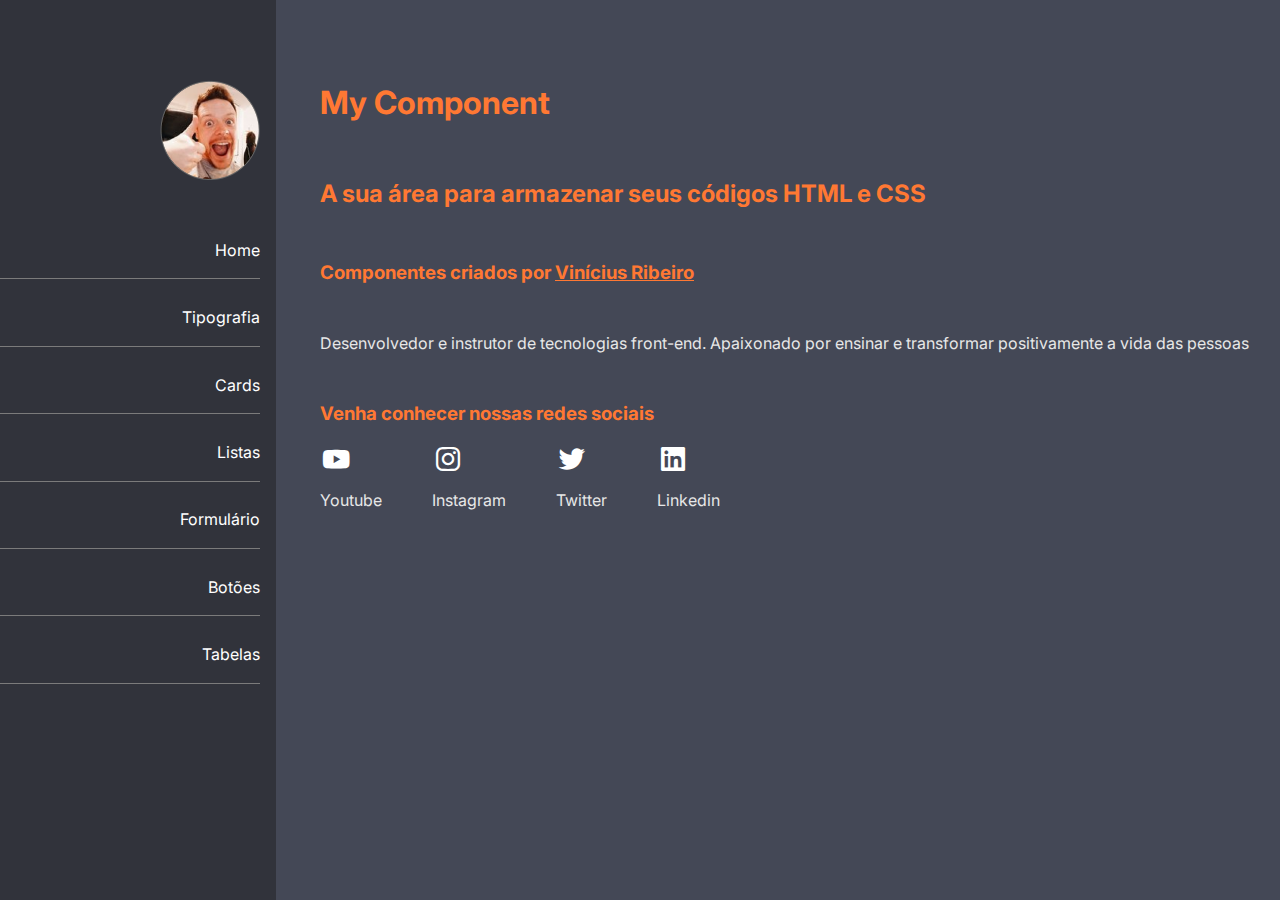
<file: index.html>
<!DOCTYPE html>
<html lang="pt-BR">
  <head>
    <meta charset="UTF-8" />
    <meta name="viewport" content="width=device-width, initial-scale=1.0" />
    <link
      href="https://unpkg.com/boxicons@2.1.4/css/boxicons.min.css" rel="stylesheet" />
    <link rel="stylesheet" href="styles/normalize.css" />
    <link rel="stylesheet" href="styles/style.css" />
    <link rel="stylesheet" href="styles/navbar.css" />
    <title>My Components</title>
  </head>
  <body>
    <nav id="navbar">
      <img src="imagens/perfil.png" alt="" />
      <a href="index.html">Home</a>
      <a href="tipografia.html">Tipografia</a>
      <a href="cards.html">Cards</a>
      <a href="listas.html">Listas</a>
      <a href="formulario.html">Formulário</a>
      <a href="botoes.html">Botões</a>
      <a href="tabelas.html">Tabelas</a>
    </nav>

    <main id="main">
      <h1>My Component</h1>

      <h2>A sua área para armazenar seus códigos HTML e CSS</h2>
      <h3>
        Componentes criados por
        <a href="https://instagram.com/vini_rbeiro/" target="_blank"
          >Vinícius Ribeiro</a
        >
      </h3>
      <p>
        Desenvolvedor e instrutor de tecnologias front-end. Apaixonado por
        ensinar e transformar positivamente a vida das pessoas
      </p>
      <article class="social-article">
        <h3>Venha conhecer nossas redes sociais</h3>

        <div class="social-icons">
          <div class="social-icons__yt">
            <a href="#">
              <i class="bx bxl-youtube" style="color: #ffffff"></i>
              <p>Youtube</p></a
            >
          </div>

          <div class="social-icons__ig">
            <a href="#">
              <i class="bx bxl-instagram" style="color: #ffffff"></i>
              <p>Instagram</p>
            </a>
          </div>

          <div class="social-icons__tt">
            <a href="#">
              <i class="bx bxl-twitter" style="color: #ffffff"></i>
              <p>Twitter</p>
            </a>
          </div>

          <div class="social-icons__linkedin">
            <a href="#">
              <i class="bx bxl-linkedin-square" style="color: #ffffff"></i>
              <p>Linkedin</p>
            </a>
          </div>
        </div>
      </article>
    </main>
  </body>
</html>
</file>
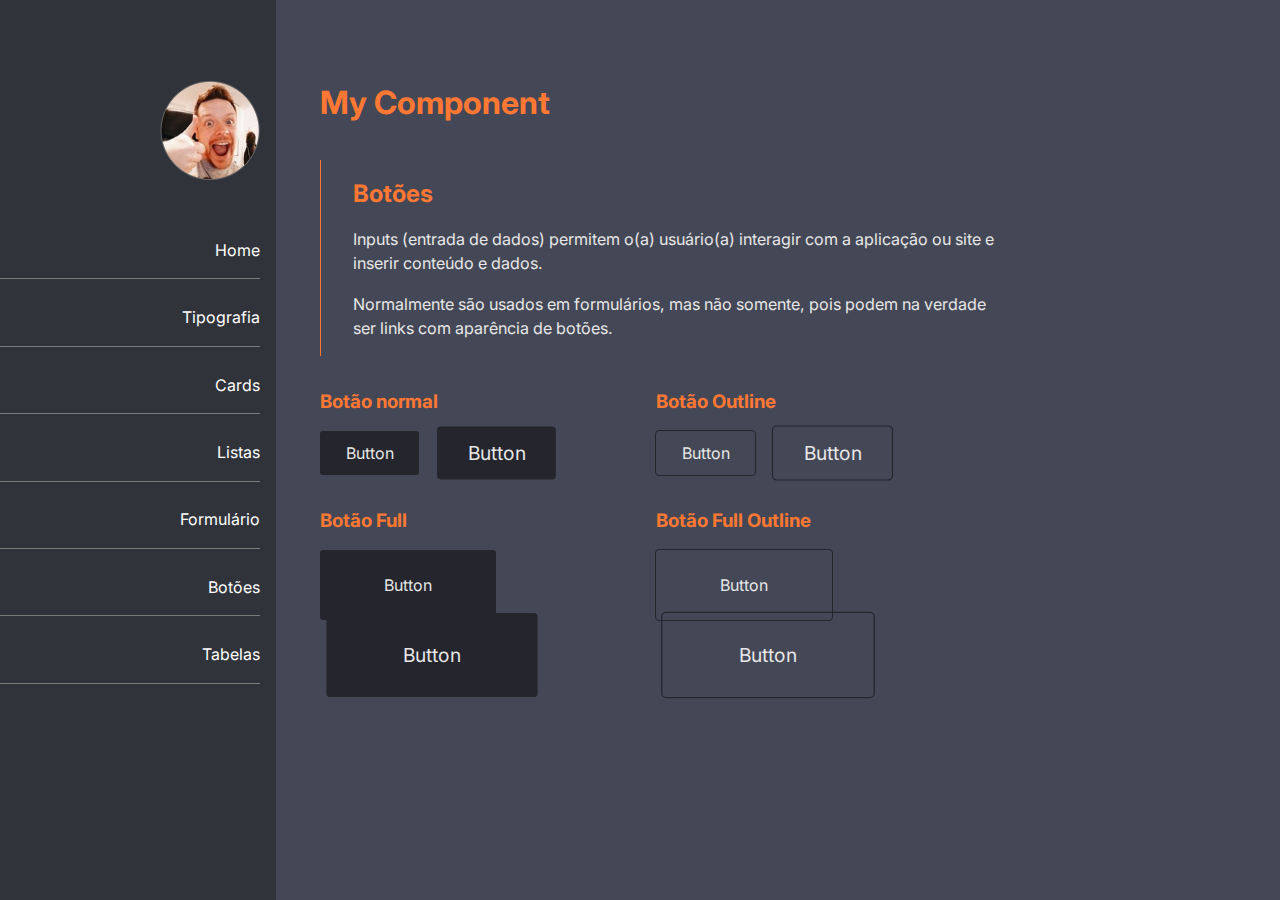
<file: botoes.html>
<!DOCTYPE html>
<html lang="pt-BR">
  <head>
    <meta charset="UTF-8" />
    <meta name="viewport" content="width=device-width, initial-scale=1.0" />
    <link rel="stylesheet" href="styles/navbar.css" />
    <link rel="stylesheet" href="styles/normalize.css" />
    <link rel="stylesheet" href="styles/style.css" />
    <title>My Lib - Botões</title>
  </head>
  <body>
    <nav id="navbar">
      <img src="imagens/perfil.png" alt="" />
      <a href="index.html">Home</a>
      <a href="tipografia.html">Tipografia</a>
      <a href="cards.html">Cards</a>
      <a href="listas.html">Listas</a>
      <a href="formulario.html">Formulário</a>
      <a href="botoes.html">Botões</a>
      <a href="tabelas.html">Tabelas</a>
    </nav>

    <main id="main">
      <h1>My Component</h1>
      <article class="featured-article">
        <h2>Botões</h2>
        <p>
          Inputs (entrada de dados) permitem o(a) usuário(a) interagir com a
          aplicação ou site e inserir conteúdo e dados.
        </p>
        <p>
          Normalmente são usados em formulários, mas não somente, pois podem na
          verdade ser links com aparência de botões.
        </p>
      </article>

      <section id="buttons_top">
        <article>
          <h3>Botão normal</h3>
          <button class="button_default">Button</button>
          <button class="button_big">Button</button>
        </article>

        <article>
          <h3>Botão Outline</h3>
          <button class="button_default">Button</button>
          <button class="button_big">Button</button>
        </article>
      </section>

      <section id="buttons_bottom">
        <article>
          <h3>Botão Full</h3>
          <button class="button_default">Button</button>
          <button class="button_big">Button</button>
        </article>

        <article>
          <h3>Botão Full Outline</h3>
          <button class="button_default">Button</button>
          <button class="button_big">Button</button>
        </article>
      </section>
    </main>
  </body>
</html>
</file>
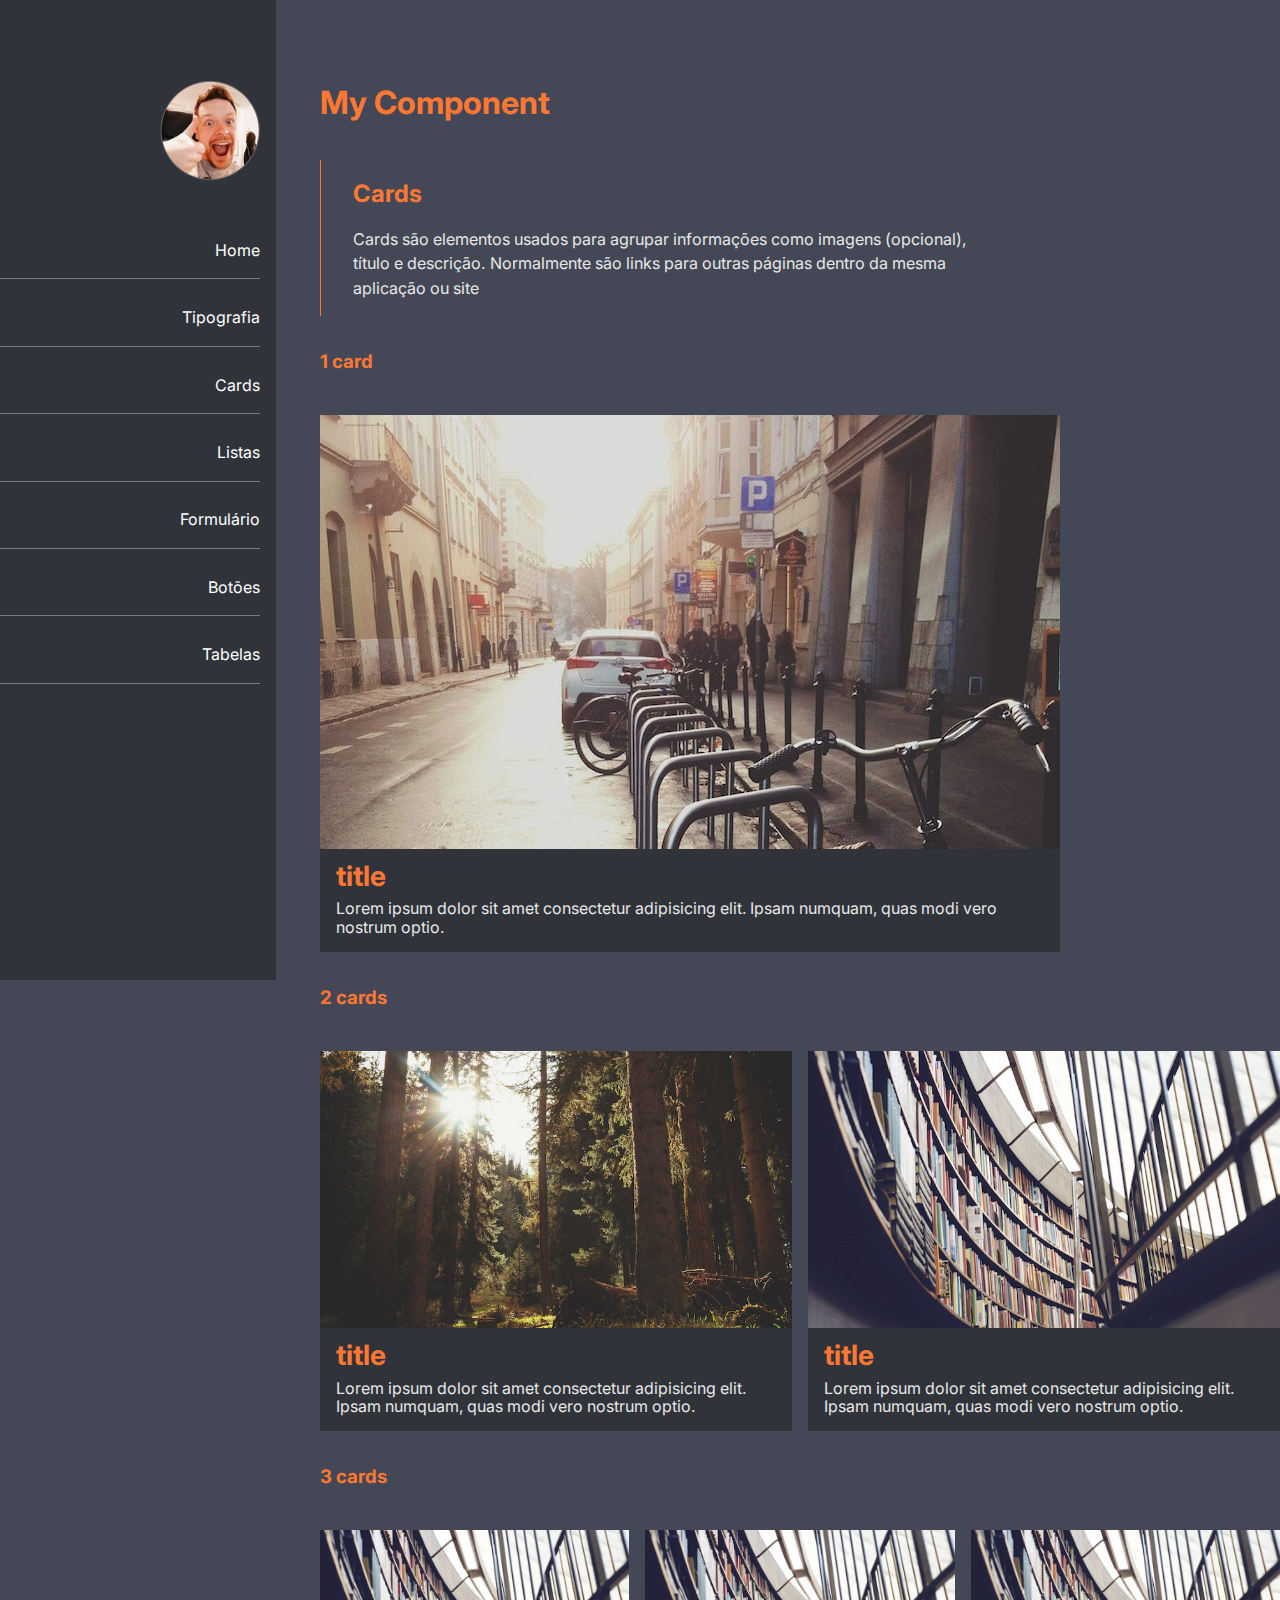
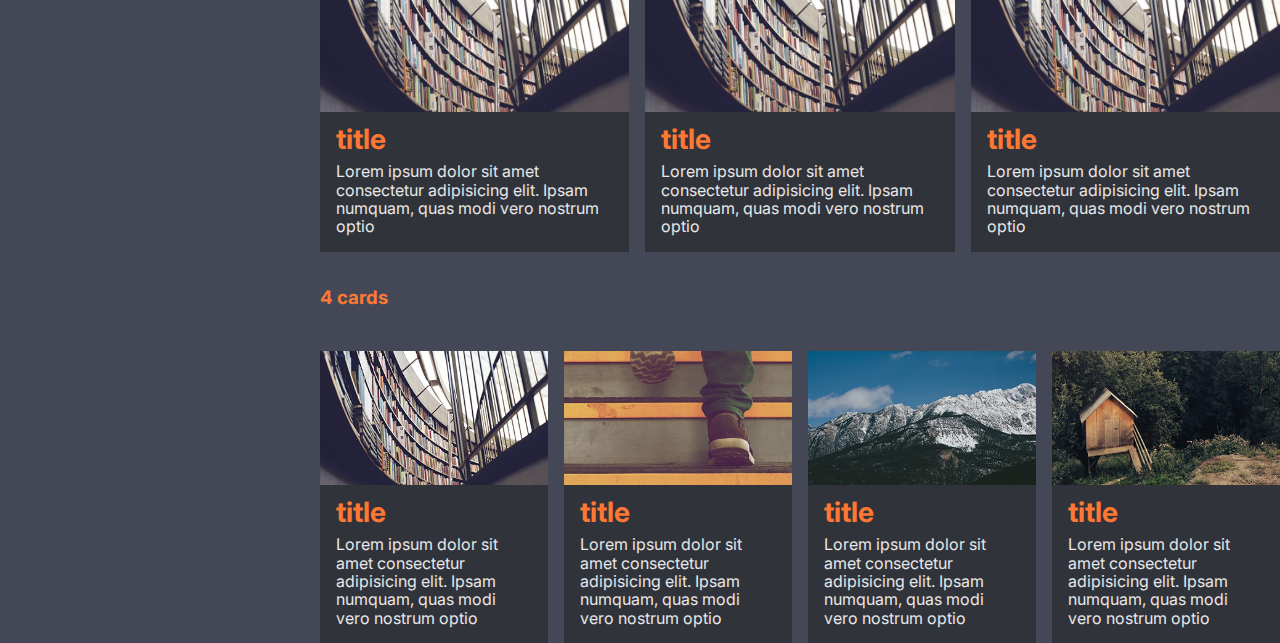
<file: cards.html>
<!DOCTYPE html>
<html lang="pt-BR">
  <head>
    <meta charset="UTF-8" />
    <meta name="viewport" content="width=device-width, initial-scale=1.0" />
    <link rel="stylesheet" href="styles/navbar.css" />
    <link rel="stylesheet" href="styles/normalize.css" />
    <link rel="stylesheet" href="styles/style.css" />
    <title>My Lib - Cards</title>
  </head>
  <body>
    <nav id="navbar">
      <img src="imagens/perfil.png" alt="" />
      <a href="index.html">Home</a>
      <a href="tipografia.html">Tipografia</a>
      <a href="cards.html">Cards</a>
      <a href="listas.html">Listas</a>
      <a href="formulario.html">Formulário</a>
      <a href="botoes.html">Botões</a>
      <a href="tabelas.html">Tabelas</a>
    </nav>

    <main id="main">
      <h1>My Component</h1>

      <article class="featured-article">
        <h2>Cards</h2>
        <p>
          Cards são elementos usados para agrupar informações como imagens
          (opcional), título e descrição. Normalmente são links para outras
          páginas dentro da mesma aplicação ou site
        </p>
      </article>

      <section>
        <h3>1 card</h3>
        <div class="row">
          <article class="card">
            <img src="imagens/fulls/01.jpg" alt="" />
            <div class="card_content">
              <h3 class="card_title">title</h3>
              <p>
                Lorem ipsum dolor sit amet consectetur adipisicing elit. Ipsam
                numquam, quas modi vero nostrum optio.
              </p>
            </div>
          </article>
        </div>
      </section>

      <section>
        <h3>2 cards</h3>

        <div class="row">
          <article class="card">
            <img src="imagens/fulls/02.jpg" alt="" />
            <div class="card_content">
              <h3 class="card_title">title</h3>
              <p>
                Lorem ipsum dolor sit amet consectetur adipisicing elit. Ipsam
                numquam, quas modi vero nostrum optio.
              </p>
            </div>
          </article>

          <article class="card">
            <img src="imagens/fulls/03.jpg" alt="" />
            <div class="card_content">
              <h3 class="card_title">title</h3>
              <p>
                Lorem ipsum dolor sit amet consectetur adipisicing elit. Ipsam
                numquam, quas modi vero nostrum optio.
              </p>
            </div>
          </article>
        </div>
      </section>

      <section>
        <h3>3 cards</h3>

        <div class="row">
          <article class="card">
            <img src="imagens/fulls/03.jpg" alt="" />
            <div class="card_content">
              <h4 class="card_title">title</h4>
              <p>
                Lorem ipsum dolor sit amet consectetur adipisicing elit. Ipsam
                numquam, quas modi vero nostrum optio
              </p>
            </div>
          </article>

          <article class="card">
            <img src="imagens/fulls/03.jpg" alt="" />
            <div class="card_content">
              <h4 class="card_title">title</h4>
              <p>
                Lorem ipsum dolor sit amet consectetur adipisicing elit. Ipsam
                numquam, quas modi vero nostrum optio
              </p>
            </div>
          </article>

          <article class="card">
            <img src="imagens/fulls/03.jpg" alt="" />
            <div class="card_content">
              <h4 class="card_title">title</h4>
              <p>
                Lorem ipsum dolor sit amet consectetur adipisicing elit. Ipsam
                numquam, quas modi vero nostrum optio
              </p>
            </div>
          </article>
        </div>
      </section>

      <section>
        <h3>4 cards</h3>

        <div class="row">
          <article class="card">
            <img src="imagens/thumbs/03.jpg" alt="" />
            <div class="card_content">
              <h4 class="card_title">title</h4>
              <p>
                Lorem ipsum dolor sit amet consectetur adipisicing elit. Ipsam
                numquam, quas modi vero nostrum optio
              </p>
            </div>
          </article>

          <article class="card">
            <img src="imagens/thumbs/04.jpg" alt="" />
            <div class="card_content">
              <h4 class="card_title">title</h4>
              <p>
                Lorem ipsum dolor sit amet consectetur adipisicing elit. Ipsam
                numquam, quas modi vero nostrum optio
              </p>
            </div>
          </article>

          <article class="card">
            <img src="imagens/thumbs/05.jpg" alt="" />
            <div class="card_content">
              <h4 class="card_title">title</h4>
              <p>
                Lorem ipsum dolor sit amet consectetur adipisicing elit. Ipsam
                numquam, quas modi vero nostrum optio
              </p>
            </div>
          </article>

          <article class="card">
            <img src="imagens/thumbs/06.jpg" alt="" />
            <div class="card_content">
              <h4 class="card_title">title</h4>
              <p>
                Lorem ipsum dolor sit amet consectetur adipisicing elit. Ipsam
                numquam, quas modi vero nostrum optio
              </p>
            </div>
          </article>
        </div>
      </section>
    </main>
  </body>
</html>
</file>
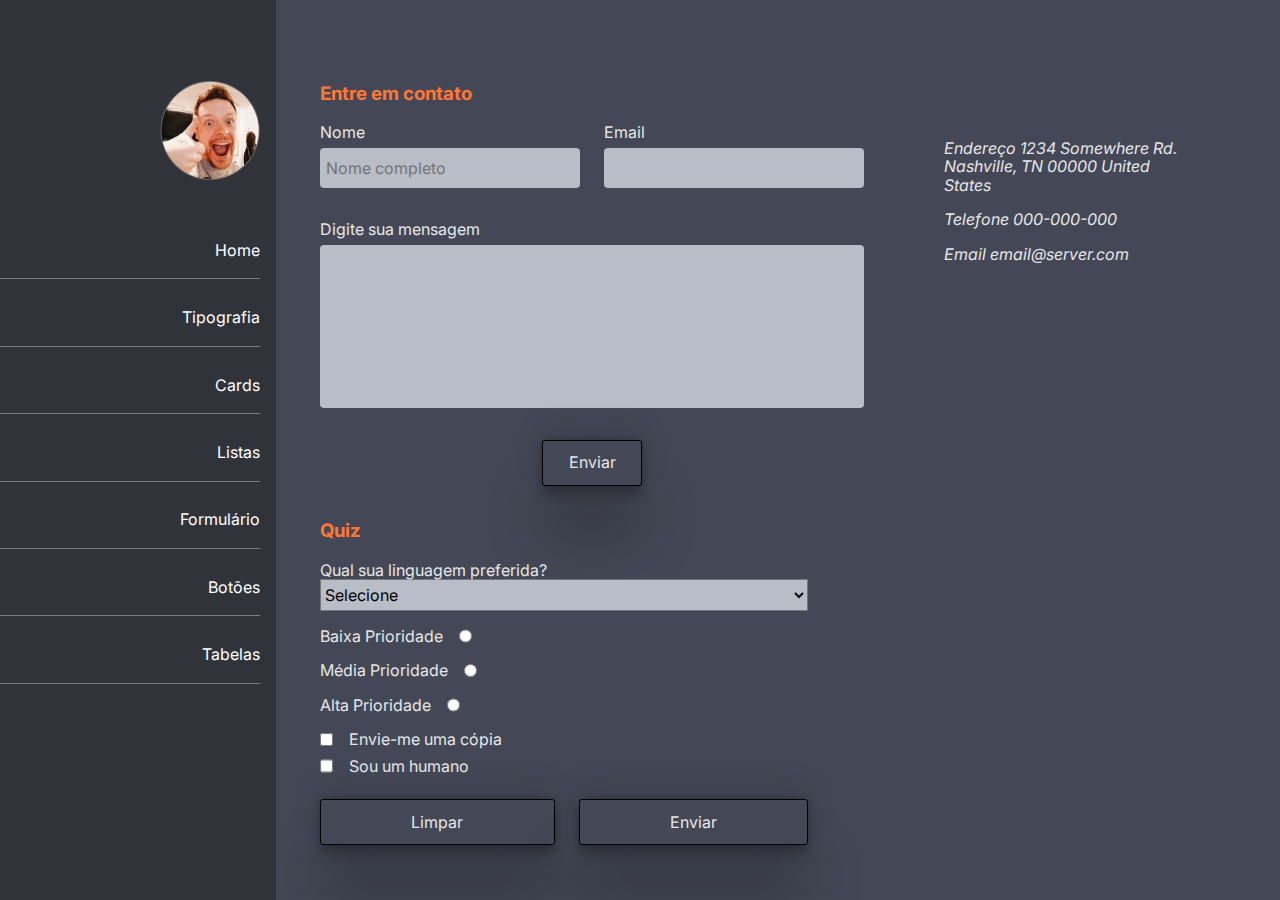
<file: formulario.html>
<!DOCTYPE html>
<html lang="pt-BR">
  <head>
    <meta charset="UTF-8" />
    <meta name="viewport" content="width=device-width, initial-scale=1.0" />
    <link rel="stylesheet" href="styles/navbar.css" />
    <link rel="stylesheet" href="styles/normalize.css" />
    <link rel="stylesheet" href="styles/style.css" />
    <title>My Lib - Formulários</title>
  </head>
  <body>
    <nav id="navbar">
      <img src="imagens/perfil.png" alt="" />
      <a href="index.html">Home</a>
      <a href="tipografia.html">Tipografia</a>
      <a href="cards.html">Cards</a>
      <a href="listas.html">Listas</a>
      <a href="formulario.html">Formulário</a>
      <a href="botoes.html">Botões</a>
      <a href="tabelas.html">Tabelas</a>
    </nav>

    <main id="main">
      <section class="quiz-and-contact">
        <h3>Entre em contato</h3>

        <div class="contactContainer">
          <form class="contactContainer__form">
            <div class="contactContainer__form__name-email">
              <div class="name">
                <label for="name">Nome</label>
                <input
                  type="text"
                  name="name"
                  id="name"
                  placeholder="Nome completo"
                />
              </div>

              <div class="email">
                <label for="email">Email</label>
                <input type="email" name="email" id="email" />
              </div>
            </div>

            <div class="contactContainer__form__message">
              <label for="message">Digite sua mensagem</label>
              <textarea
                name="message"
                id="message"
                cols="30"
                rows="8"
              ></textarea>
            </div>

            <button type="submit">Enviar</button>
          </form>

          <address class="contactContainer__address">
            <p>Endereço 1234 Somewhere Rd. Nashville, TN 00000 United States</p>
            <p>Telefone 000-000-000</p>
            <p>Email email@server.com</p>
          </address>
        </div>
      </section>

      <section class="quiz-and-contact">
        <h3>Quiz</h3>
        <form class="quiz" id="quizForm">
          <label for="language">Qual sua linguagem preferida?</label>
          <select name="language" id="language">
            <option value="null">Selecione</option>
            <option value="html">HTML</option>
            <option value="css">CSS</option>
            <option value="js">Javascript</option>
          </select>

          <div class="prioridades">
            <label
              >Baixa Prioridade
              <input type="radio" name="prioridade" value="baixa" />
            </label>
            <label
              >Média Prioridade
              <input type="radio" name="prioridade" value="media" />
            </label>
            <label
              >Alta Prioridade
              <input type="radio" name="prioridade" value="alta" />
            </label>
          </div>

          <label class="checkbox-margin checkbox">
            <input type="checkbox" name="copy" value="true" /> Envie-me uma
            cópia
          </label>
          <label class="checkbox">
            <input type="checkbox" name="humano" value="true" /> Sou um humano
          </label>

          <div class="buttons_quiz">
            <button type="button" onclick="limparFormulario()">Limpar</button>
            <button type="submit">Enviar</button>
          </div>
        </form>
      </section>
    </main>

    <script>
      function limparFormulario() {
        var formulario = document.getElementById("quizForm");
        formulario.reset();
      }
    </script>
  </body>
</html>
</file>
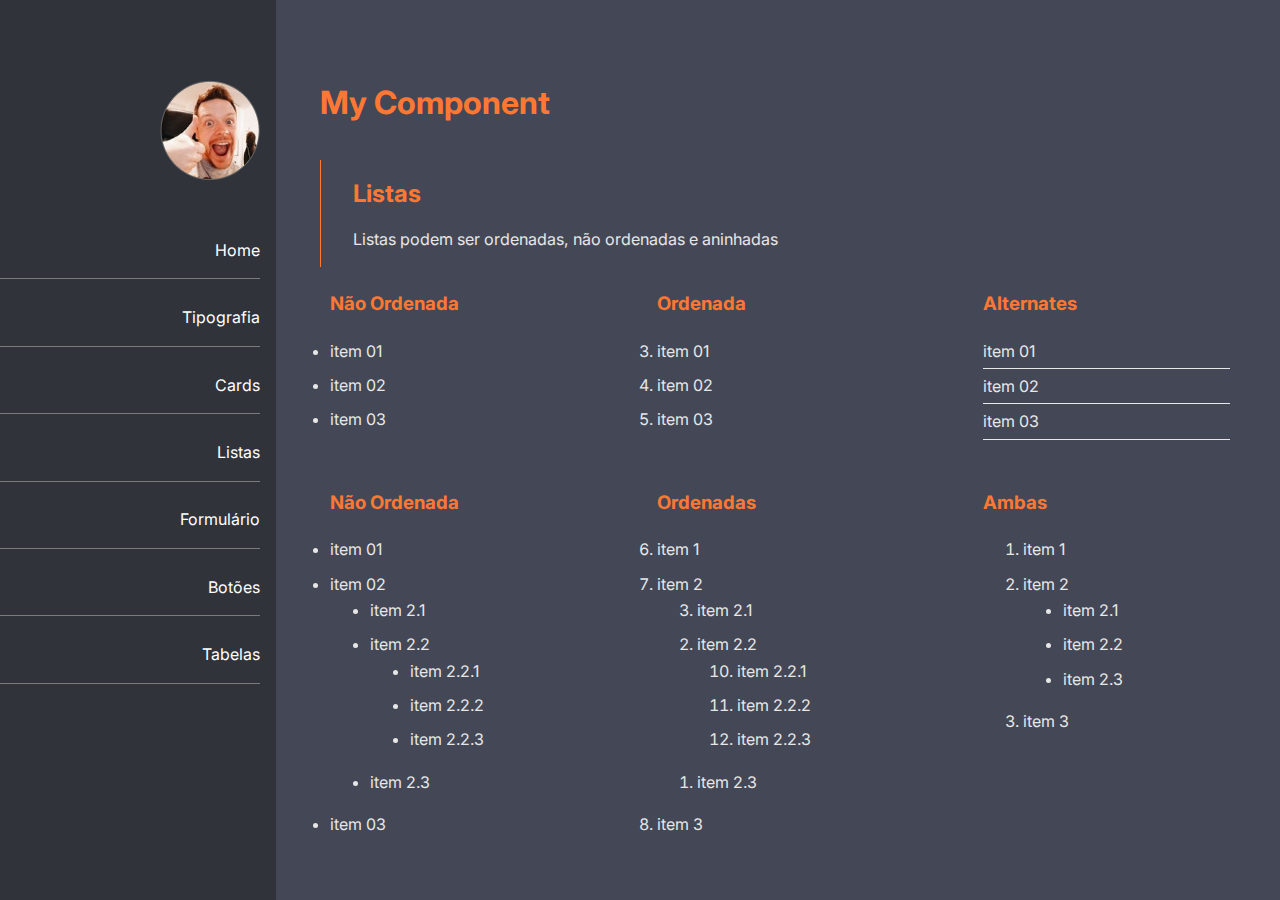
<file: listas.html>
<!DOCTYPE html>
<html lang="pt-BR">
  <head>
    <meta charset="UTF-8" />
    <meta name="viewport" content="width=device-width, initial-scale=1.0" />
    <link rel="stylesheet" href="styles/navbar.css" />
    <link rel="stylesheet" href="styles/normalize.css" />
    <link rel="stylesheet" href="styles/style.css" />
    <title>My Lib - Listas</title>
  </head>
  <body>
    <nav id="navbar">
      <img src="imagens/perfil.png" alt="" />
      <a href="index.html">Home</a>
      <a href="tipografia.html">Tipografia</a>
      <a href="cards.html">Cards</a>
      <a href="listas.html">Listas</a>
      <a href="formulario.html">Formulário</a>
      <a href="botoes.html">Botões</a>
      <a href="tabelas.html">Tabelas</a>
    </nav>

    <main id="main">
      <h1>My Component</h1>

      <article class="featured-article">
        <h2>Listas</h2>
        <p>Listas podem ser ordenadas, não ordenadas e aninhadas</p>
      </article>

      <section class="top-lists list-wrapper">
        <div>
          <h3>Não Ordenada</h3>
          <ul class="list">
            <li>item 01</li>
            <li>item 02</li>
            <li>item 03</li>
          </ul>
        </div>

        <div>
          <h3>Ordenada</h3>
          <ol start="3" class="list">
            <li>item 01</li>
            <li>item 02</li>
            <li>item 03</li>
          </ol>
        </div>

        <div>
          <h3>Alternates</h3>
          <ul class="alternate list-alternate" class="list">
            <li>item 01</li>
            <li>item 02</li>
            <li>item 03</li>
          </ul>
        </div>
      </section>

      <section class="bottom-lists list-wrapper">
        <div>
          <h3>Não Ordenada</h3>
          <ul class="list" class="list">
            <li>item 01</li>
            <li>
              item 02
              <ul>
                <li>item 2.1</li>
                <li>
                  item 2.2
                  <ul>
                    <li>item 2.2.1</li>
                    <li>item 2.2.2</li>
                    <li>item 2.2.3</li>
                  </ul>
                </li>
                <li>item 2.3</li>
              </ul>
            </li>
            <li>item 03</li>
          </ul>
        </div>

        <div>
          <h3>Ordenadas</h3>
          <ol start="6" type="A" class="list">
            <li>item 1</li>
            <li>
              item 2
              <ol type="I" reversed>
                <li>item 2.1</li>
                <li>
                  item 2.2
                  <ol type="a" start="10">
                    <li>item 2.2.1</li>
                    <li>item 2.2.2</li>
                    <li>item 2.2.3</li>
                  </ol>
                </li>
                <li>item 2.3</li>
              </ol>
            </li>
            <li>item 3</li>
          </ol>
        </div>

        <div class="div-roman">
          <h3>Ambas</h3>
          <ol class="roman" start="1" class="list">
            <li>item 1</li>
            <li>
              item 2
              <ul class="list-emoji">
                <li>item 2.1</li>
                <li>item 2.2</li>
                <li>item 2.3</li>
              </ul>
            </li>
            <li>item 3</li>
          </ol>
        </div>
      </section>
    </main>
  </body>
</html>
</file>
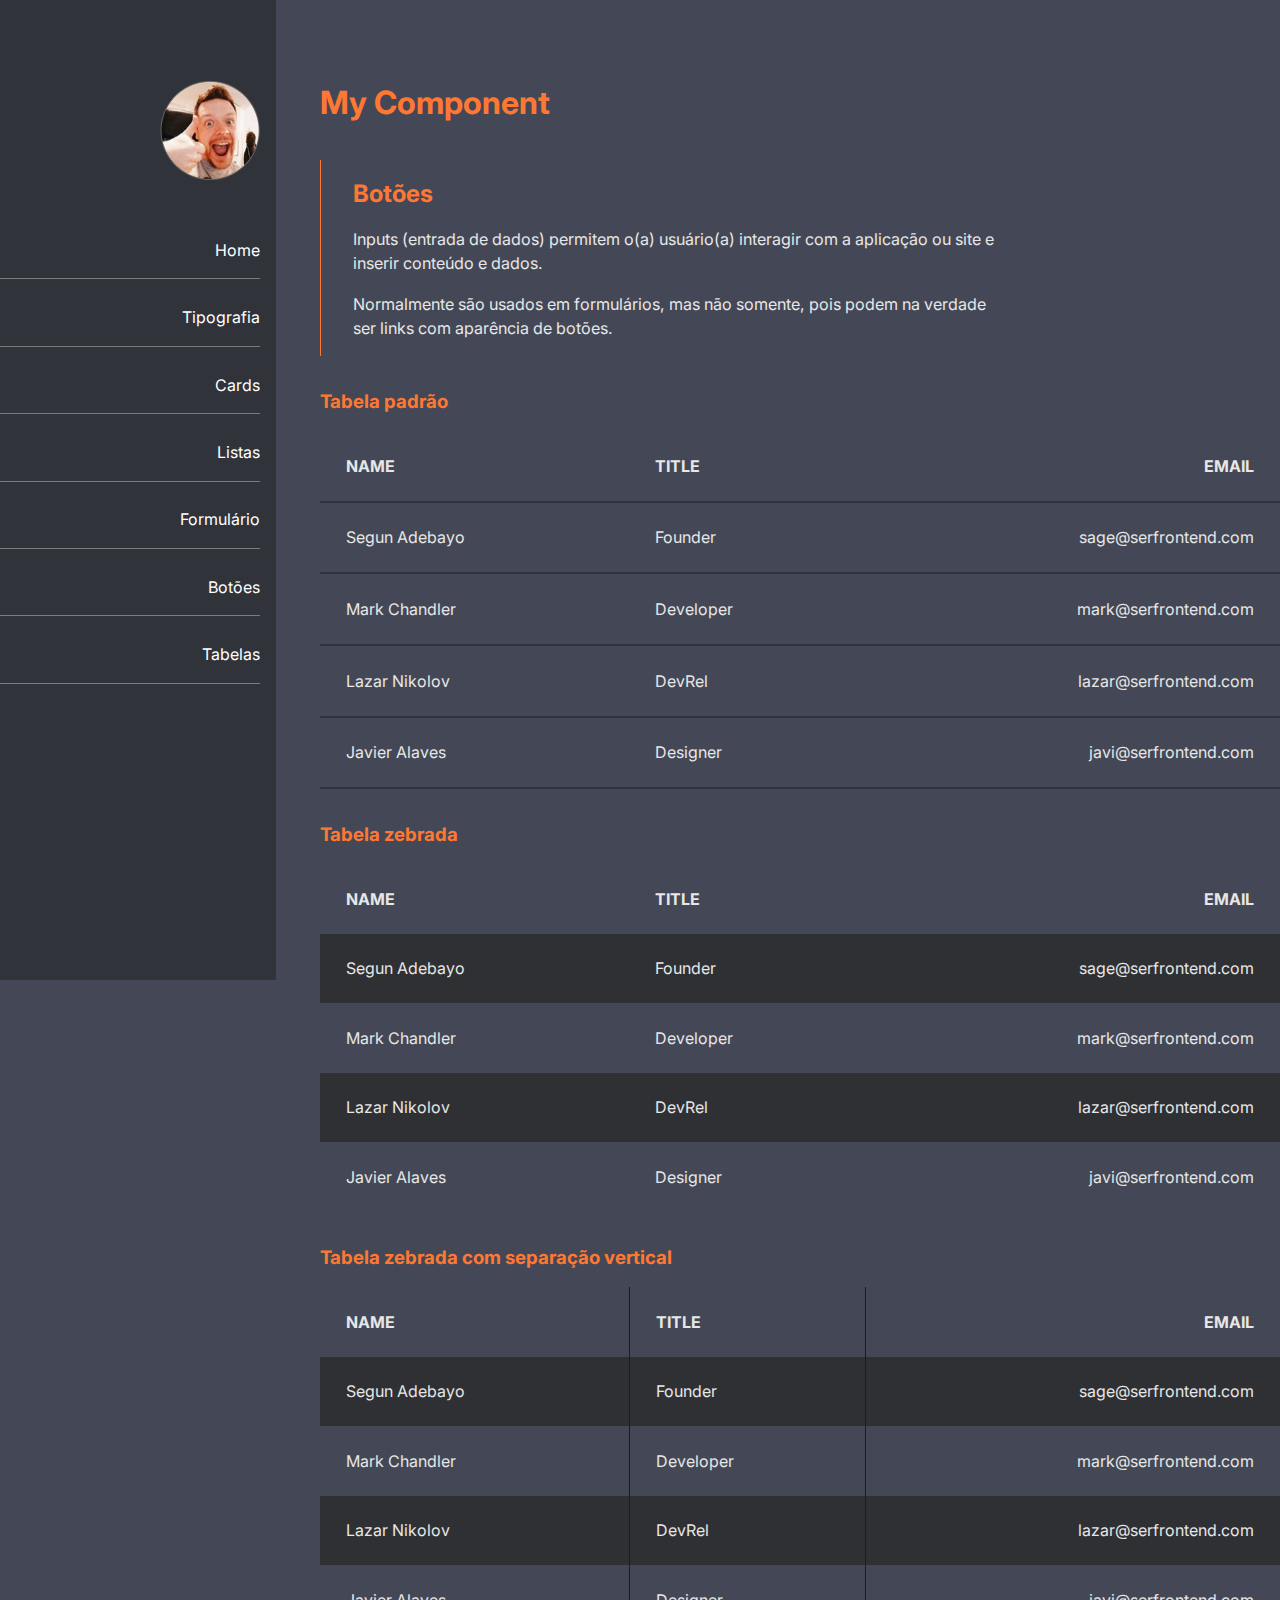
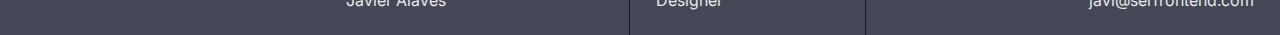
<file: tabelas.html>
<!DOCTYPE html>
<html lang="pt-BR">
  <head>
    <meta charset="UTF-8" />
    <meta name="viewport" content="width=device-width, initial-scale=1.0" />
    <link rel="stylesheet" href="styles/navbar.css" />
    <link rel="stylesheet" href="styles/normalize.css" />
    <link rel="stylesheet" href="styles/style.css" />
    <title>My Lib - Tabelas</title>
  </head>
  <body>
    <nav id="navbar">
      <img src="imagens/perfil.png" alt="" />
      <a href="index.html">Home</a>
      <a href="tipografia.html">Tipografia</a>
      <a href="cards.html">Cards</a>
      <a href="listas.html">Listas</a>
      <a href="formulario.html">Formulário</a>
      <a href="botoes.html">Botões</a>
      <a href="tabelas.html">Tabelas</a>
    </nav>

    <main id="main">
      <h1>My Component</h1>
      <article class="featured-article">
        <h2>Botões</h2>
        <p>
          Inputs (entrada de dados) permitem o(a) usuário(a) interagir com a
          aplicação ou site e inserir conteúdo e dados.
        </p>
        <p>
          Normalmente são usados em formulários, mas não somente, pois podem na
          verdade ser links com aparência de botões.
        </p>
      </article>
      <section>
        <h3>Tabela padrão</h3>

        <table class="table">
          <thead>
            <tr>
              <th>Name</th>
              <th>Title</th>
              <th>Email</th>
            </tr>
          </thead>

          <tbody>
            <tr>
              <td>Segun Adebayo</td>
              <td>Founder</td>
              <td>sage@serfrontend.com</td>
            </tr>
            <tr>
              <td>Mark Chandler</td>
              <td>Developer</td>
              <td>mark@serfrontend.com</td>
            </tr>
            <tr>
              <td>Lazar Nikolov</td>
              <td>DevRel</td>
              <td>lazar@serfrontend.com</td>
            </tr>
            <tr>
              <td>Javier Alaves</td>
              <td>Designer</td>
              <td>javi@serfrontend.com</td>
            </tr>
          </tbody>
        </table>
      </section>

      <section>
        <h3>Tabela zebrada</h3>

        <table class="table table-alternate">
          <thead>
            <tr>
              <th>Name</th>
              <th>Title</th>
              <th>Email</th>
            </tr>
          </thead>

          <tbody>
            <tr>
              <td>Segun Adebayo</td>
              <td>Founder</td>
              <td>sage@serfrontend.com</td>
            </tr>
            <tr>
              <td>Mark Chandler</td>
              <td>Developer</td>
              <td>mark@serfrontend.com</td>
            </tr>
            <tr>
              <td>Lazar Nikolov</td>
              <td>DevRel</td>
              <td>lazar@serfrontend.com</td>
            </tr>
            <tr>
              <td>Javier Alaves</td>
              <td>Designer</td>
              <td>javi@serfrontend.com</td>
            </tr>
          </tbody>
        </table>
      </section>

      <section>
        <h3>Tabela zebrada com separação vertical</h3>

        <table class="table table-alternate table-verticalLines">
          <thead>
            <tr>
              <th>Name</th>
              <th>Title</th>
              <th>Email</th>
            </tr>
          </thead>

          <tbody>
            <tr>
              <td>Segun Adebayo</td>
              <td>Founder</td>
              <td>sage@serfrontend.com</td>
            </tr>
            <tr>
              <td>Mark Chandler</td>
              <td>Developer</td>
              <td>mark@serfrontend.com</td>
            </tr>
            <tr>
              <td>Lazar Nikolov</td>
              <td>DevRel</td>
              <td>lazar@serfrontend.com</td>
            </tr>
            <tr>
              <td>Javier Alaves</td>
              <td>Designer</td>
              <td>javi@serfrontend.com</td>
            </tr>
          </tbody>
        </table>
      </section>
    </main>
  </body>
</html>
</file>
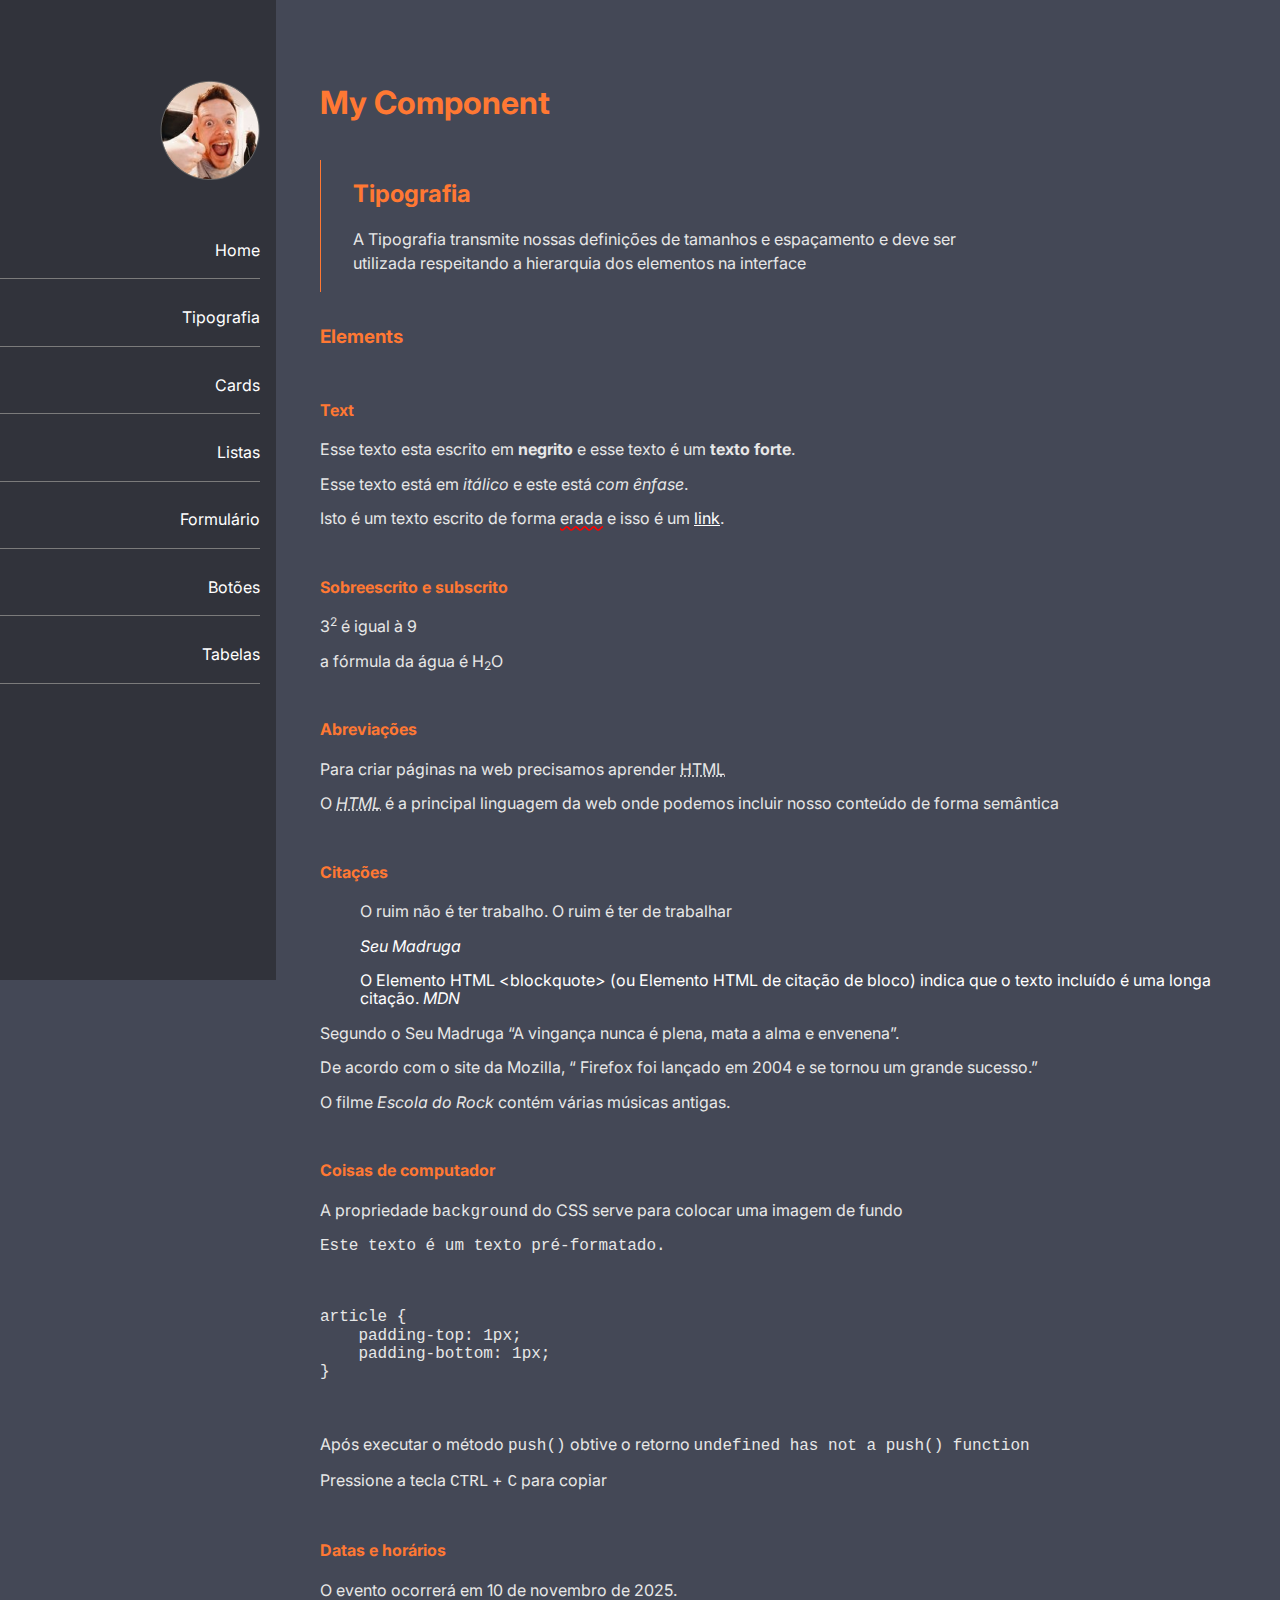
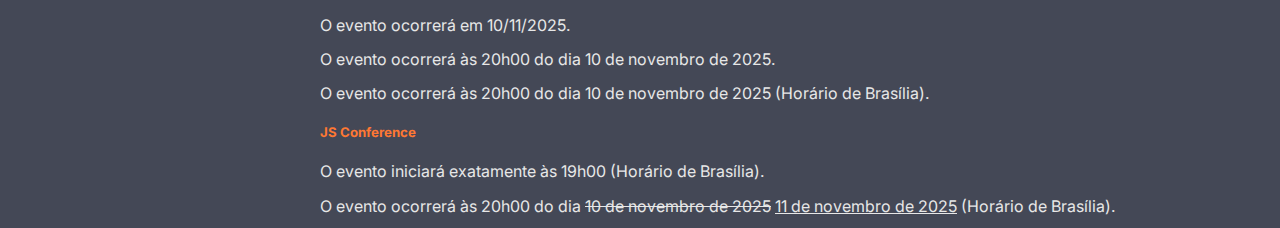
<file: tipografia.html>
<!DOCTYPE html>
<html lang="pt-BR">
  <head>
    <meta charset="UTF-8" />
    <meta name="viewport" content="width=device-width, initial-scale=1.0" />
    <title>My Lib - Tipografia</title>
    <link rel="stylesheet" href="styles/navbar.css" />
    <link rel="stylesheet" href="styles/normalize.css" />
    <link rel="stylesheet" href="styles/style.css" />
  </head>

  <style></style>
  <body>
    <nav id="navbar">
      <img src="imagens/perfil.png" alt="" />
      <a href="index.html">Home</a>
      <a href="tipografia.html">Tipografia</a>
      <a href="cards.html">Cards</a>
      <a href="listas.html">Listas</a>
      <a href="formulario.html">Formulário</a>
      <a href="botoes.html">Botões</a>
      <a href="tabelas.html">Tabelas</a>
    </nav>

    <main id="main">
      <h1>My Component</h1>

      <article class="featured-article">
        <h2>Tipografia</h2>
        <p>
          A Tipografia transmite nossas definições de tamanhos e espaçamento e
          deve ser utilizada respeitando a hierarquia dos elementos na interface
        </p>
      </article>

      <section id="elements">
        <h3>Elements</h3>
        <article class="text">
          <h4>Text</h4>
          <p>
            Esse texto esta escrito em <b>negrito</b> e esse texto é um
            <strong>texto forte</strong>.
          </p>
          <p>
            Esse texto está em <i>itálico</i> e este está <em>com ênfase</em>.
          </p>
          <p>
            Isto é um texto escrito de forma <u class="underline">erada</u> e
            isso é um <a href="#"> link</a>.
          </p>
        </article>

        <article class="sup-sub">
          <h4>Sobreescrito e subscrito</h4>
          <p>3<sup>2</sup> é igual à 9</p>
          <p>a fórmula da água é H<sub>2</sub>O</p>
        </article>

        <article class="abbreviations">
          <h4>Abreviações</h4>
          <p>
            Para criar páginas na web precisamos aprender
            <abbr title="HiperText Markup Language">HTML</abbr>
          </p>
          <p>
            O
            <dfn id="html">
              <abbr title="HiperText Markup Language">HTML</abbr>
            </dfn>
            é a principal linguagem da web onde podemos incluir nosso conteúdo
            de forma semântica
          </p>
        </article>

        <article class="quotations">
          <h4>Citações</h4>
          <blockquote>
            <p>O ruim não é ter trabalho. O ruim é ter de trabalhar</p>
            <cite>Seu Madruga</cite>
          </blockquote>

          <blockquote
            cite="https://developer.mozilla.org/en-US/docs/Web/HTML/Element/blockquote"
          >
            O Elemento HTML &lt;blockquote&gt; (ou Elemento HTML de citação de
            bloco) indica que o texto incluído é uma longa citação.
            <cite>MDN</cite>
          </blockquote>

          <p>
            Segundo o Seu Madruga
            <q>A vingança nunca é plena, mata a alma e envenena</q>.
          </p>

          <p>
            De acordo com o site da Mozilla,
            <q cite="https://www.mozilla.org/en-US/about/history/details/">
              Firefox foi lançado em 2004 e se tornou um grande sucesso.</q
            >
          </p>

          <p>
            O filme <cite>Escola do Rock</cite> contém várias músicas antigas.
          </p>
        </article>

        <article class="tech-hacks">
          <h4>Coisas de computador</h4>

          <p>
            A propriedade <code>background</code> do CSS serve para colocar uma
            imagem de fundo
          </p>

          <pre>
Este texto é um texto pré-formatado.
                </pre
          >

          <pre>
                    <code>
article {
    padding-top: 1px;
    padding-bottom: 1px;                        
}
                    </code>
                </pre>

          <p>
            Após executar o método <code>push()</code> obtive o retorno
            <samp lang="en-us"> undefined has not a push() function</samp>
          </p>

          <p>Pressione a tecla <kbd> CTRL</kbd> + <kbd>C</kbd> para copiar</p>
        </article>

        <article class="time">
          <h4>Datas e horários</h4>

          <p>
            O evento ocorrerá em
            <time datetime="2025-11-10">10 de novembro de 2025</time>.
          </p>
          <p>
            O evento ocorrerá em <time datetime="2025-11-10">10/11/2025</time>.
          </p>
          <p>
            O evento ocorrerá às
            <time datetime="2025-11-10T20:00:00 "
              >20h00 do dia 10 de novembro de 2025</time
            >.
          </p>
          <p>
            O evento ocorrerá às
            <time datetime="2025-11-10T20:00:00-03:00"
              >20h00 do dia 10 de novembro de 2025</time
            >
            (Horário de Brasília).
          </p>

          <h5 lang="en-us">JS Conference</h5>
          <p>
            O evento iniciará exatamente às
            <time datetime="19:00-03:00">19h00</time> (Horário de Brasília).
          </p>

          <p>
            O evento ocorrerá às 20h00 do dia
            <del datetime="2025-11-10T:20:00:000-03:00"
              >10 de novembro de 2025</del
            >
            <ins>
              <time datetime="2025-11-11T20:00:00-03:00"></time> 11 de novembro
              de 2025</ins
            >
            (Horário de Brasília).
          </p>
        </article>
      </section>
    </main>
  </body>
</html>
</file>
<file: styles/style.css>
@import url("https://fonts.googleapis.com/css2?family=Inter:wght@300;400;700&family=Roboto:wght@300;400;700&display=swap");

/* INTER PESO: 300, 400 e 700
ROBOTO PESO: 300, 400 e 700 */

:root {
  --font-inter: "Inter";
  --font-roboto: "Roboto";
  --pumpkin-orange: #ff7833;
  --slate-gray: #444856;
  --white: #e7e7e7;
  --cloud-gray: #b9bdc8;
}

body {
  display: flex;
  font-family: var(--font-inter);
  min-height: 100vh;
}

/* main INDEX*/
#main {
  background-color: var(--slate-gray);
  display: flex;
  flex-direction: column;
  gap: 1em;
  padding: 4em 0 0 20em;
  width: 100vw;
}

#main h1,
#main h2,
#main h3,
#main h4,
#main h5,
#main h3 a {
  color: var(--pumpkin-orange);
  transition: all ease-in-out 0.5s;
}

#main h3 a:hover {
  color: white;
  text-decoration: none;
}

#main p,
.social-icons a {
  color: #e7e7e7;
}

#main .social-article .social-icons {
  display: flex;
  gap: 50px;
}

#main .social-article .social-icons i {
  align-items: center;
  display: flex;
  font-size: 2em;
}

#main .social-article a {
  text-decoration: none;
}

[class^="social-icons__"] {
  transition: transform 0.35s ease-in-out;
}

[class^="social-icons__"]:hover {
  transform: scale(1.2);
}

.social-icons__yt:hover .bxl-youtube::before {
  color: red;
}

.social-icons__ig:hover .bxl-instagram::before {
  color: #e4405f;
}

.social-icons__tt:hover .bxl-twitter::before {
  color: #1da1f2;
}

.social-icons__linkedin:hover .bxl-linkedin-square::before {
  color: #0077b5;
}

/* TIPOGRAFIA */
pre,
code {
  color: var(--white);
}

#main .featured-article {
  border-left: #ff7833 1px solid;
  padding-left: 2em;
}

#main .featured-article p {
  font-size: 1.01em;
  max-width: 70%;
  line-height: 150%;
}

#main #elements {
  display: flex;
  flex-direction: column;
  gap: 0.8em;
}
#main #elements .underline {
  text-decoration: wavy red underline !important;
}

#main #elements .text a {
  color: white;
}

#main #elements .quotations blockquote {
  color: white;
}

/* CARDS */
.card {
  max-width: 740px;
  background-color: #31333b;
  padding: 0;
}

.card_content {
  padding: 0.5em 1em 1em;
}

.card_content p,
.card_title {
  margin: 0;
}

.card_title {
  font-size: 1.75em;
  margin-bottom: 0.25em;
}

.card img {
  max-width: 100%;
}

.row {
  display: flex;
  gap: 1rem;
  padding-top: 1.5rem;
  justify-content: space-between;
}

.row .row {
  padding-top: 0;
}

.row > * {
  /* flex-grow: 1;
    flex-shrink: 0;
    flex-basis: 0%; */
  flex: 1 0 0%;
}

/* LISTAS */

.roman ul {
  list-style-type: upper-roman;
}
ul li {
  list-style-type: disc;
}

ol li:not(.div-roman li) {
  list-style-type: decimal;
}

.list-wrapper {
  display: grid;
  grid-template-columns: repeat(3, 1fr);
  gap: 20px; /* Espaço entre as listas */
}

.list-wrapper div {
  padding: 10px;
}

.list-wrapper h3 {
  margin-top: 0;
}

.list {
  list-style: none;
  padding: 0;
}

.list-alternate li {
  list-style-type: none;
  border-bottom: 1px solid var(--white);
  transform: translateX(-40px);
}

li {
  --white: #e7e7e7;
  color: var(--white);
  padding: 0.5em 0;
}

/* FORMULARIO */
.contactContainer {
  display: flex;
  width: 90%;
  gap: 5em;
}

.contactContainer form {
  display: flex;
  flex-direction: column;
  gap: 2em;
}

.contactContainer__form__name-email {
  display: flex;
  gap: 1.5em;
}

.name,
.email {
  display: flex;
  flex-direction: column;
  flex-grow: 1;
}

.contactContainer__form__message {
  display: flex;
  flex-direction: column;
}

.contactContainer label {
  margin-bottom: 0.4em;
}

.contactContainer input,
.contactContainer textarea {
  border-radius: 4px;
  outline: none;
  border: none;
  background-color: var(--cloud-gray);
}

.contactContainer input {
  height: 2em;
  padding: 4px 6px;
}

.contactContainer textarea {
  resize: none;
  padding: 0.5em;
}

label {
  color: var(--white);
}

.quiz label {
  display: flex;
  gap: 1em;
}

label[for="language"],
select {
  display: flex;
}

select {
  background-color: var(--cloud-gray);
  width: 488px;
  height: 2em;
  outline: none;
}

form button {
  padding: 0.8em 1.6em;
  border-radius: 3px;
  margin: 0 auto;
  border: 0.1px solid black;
  box-shadow: rgba(0, 0, 0, 0.25) 0px 54px 55px,
    rgba(0, 0, 0, 0.12) 0px -12px 30px, rgba(0, 0, 0, 0.12) 0px 4px 6px,
    rgba(0, 0, 0, 0.17) 0px 12px 13px, rgba(0, 0, 0, 0.09) 0px -3px 5px;
  background-color: var(--slate-gray);
  color: var(--white);
  transition: transform 0.4s ease-in-out;
}

form button:hover {
  cursor: pointer;
  background-color: #3a3d49;
  transform: scale(1.05);
}

.prioridades {
  display: flex;
  flex-direction: column;
  justify-content: center;
  gap: 1em;
}

.prioridades label:nth-child(1),
.checkbox-margin,
.buttons_quiz button {
  margin-top: 1em;
}

.checkbox {
  margin-bottom: 0.5em;
}

.buttons_quiz {
  max-width: 488px;
  display: flex;
  gap: 1.5em;
}

.buttons_quiz button {
  flex-grow: 1;
}

/* BOTÕES */
#buttons_top,
#buttons_bottom {
  display: flex;
  width: 70%;
}

#buttons_top button {
  padding: 0.8em 1.6em;
}

#buttons_bottom button {
  padding: 1.6em 4em;
}

#buttons_top button,
#buttons_bottom button {
  border: none;
}

#buttons_top button:hover,
#buttons_bottom button:hover {
  cursor: pointer;
}

#buttons_top article,
#buttons_bottom article {
  flex-grow: 1;
}

#buttons_top article:first-child button,
#buttons_bottom article:first-child button {
  background-color: #24252d;
  color: var(--white);
  border-radius: 3px;
}

#buttons_top article:nth-child(2) button,
#buttons_bottom article:nth-child(2) button {
  outline: #24252d 1px solid;
  background-color: transparent;
  color: var(--white);
  border-radius: 3px;
}

#buttons_top article:first-child button:nth-child(3),
#buttons_top article:nth-child(2) button:nth-child(3),
#buttons_bottom article:first-child button:nth-child(3),
#buttons_bottom article:nth-child(2) button:nth-child(3) {
  scale: 1.2;
  margin-left: 1.5em;
}

/* TABELAS */
.table {
  width: 100%;
  border-collapse: collapse;
  color: var(--white);
}

.table td:last-child,
.table th:last-child {
  text-align: right;
}

.table td,
.table th {
  padding: 1.6rem;
}

.table:not(.table-alternate) td,
.table:not(.table-alternate) th {
  border-bottom: 2px solid #31333b;
}

.table th {
  text-transform: uppercase;
  text-align: left;
}

.table-alternate tbody tr:nth-child(odd) {
  background-color: #2f3034;
}

.table-verticalLines td:not(:last-child),
.table-verticalLines th:not(:last-child) {
  border-right: 1px solid #1d1d1d;
}
</file>
<file: styles/navbar.css>
/* nav */
#navbar {
  align-items: flex-end;
  background-color: #31333b;
  display: flex;
  flex-direction: column;
  height: 100vh;
  overflow-y: auto;
  padding-right: 1em;
  padding-top: 5em;
  position: fixed;
  width: 260px;
}

#navbar img {
  margin-bottom: 2em;
  width: 100px;
}

#navbar a {
  border-bottom: #7b7b7b 1px solid;
  color: white;
  padding: 1.8em 0 1.2em 1.5em;
  text-align: right;
  text-decoration: none;
  transition: 0.3s ease-in-out;
  width: 100%;
}

#navbar a:hover,
#navbar a:focus {
  color: #bdbfc7;
  scale: 0.95;
}
</file>
